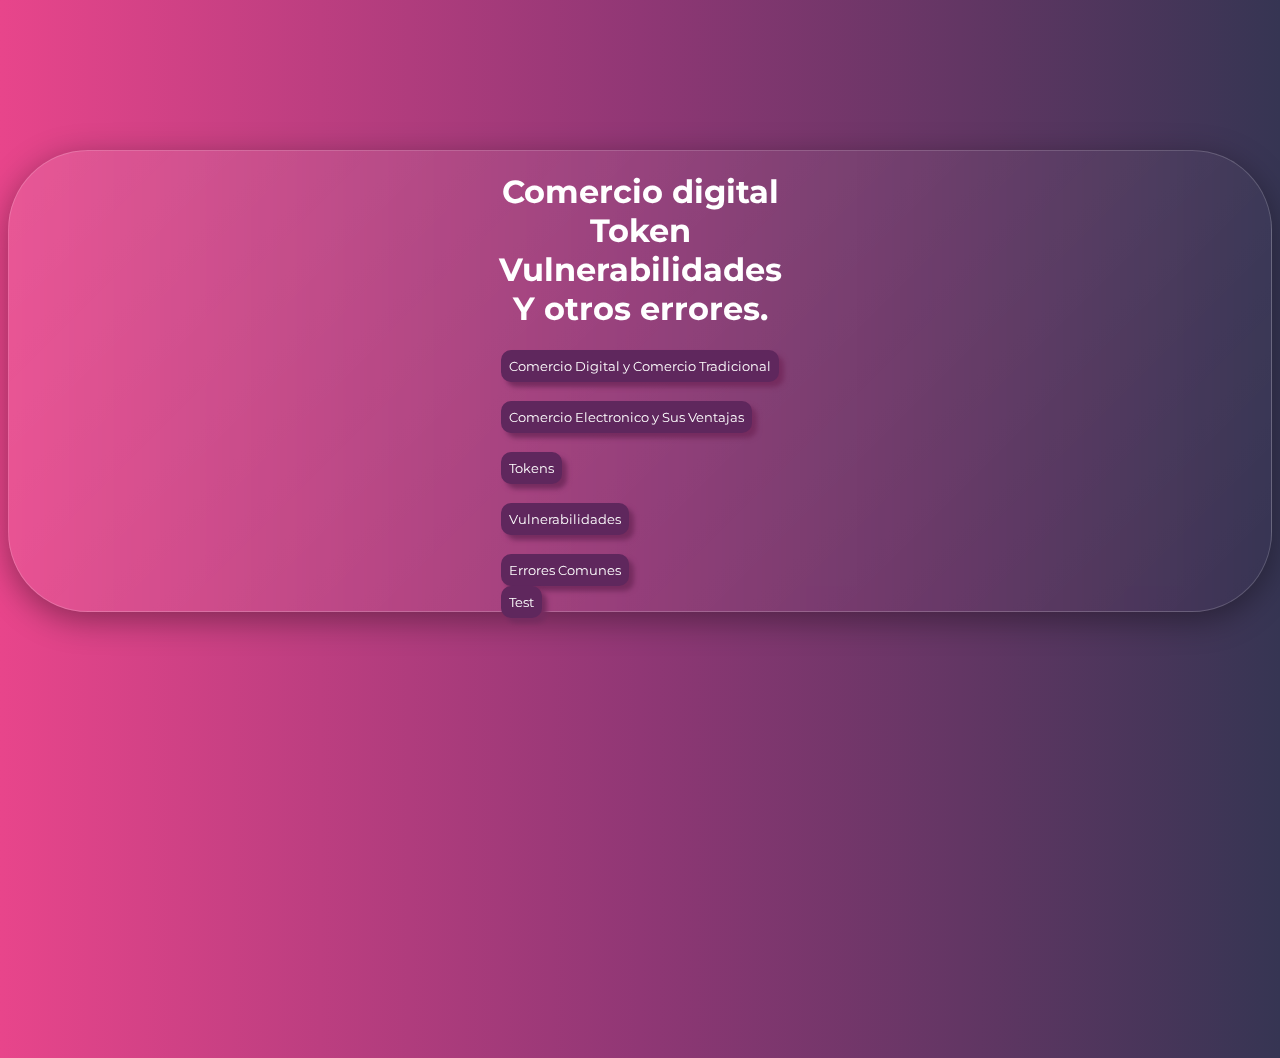
<file: index.html>
<!DOCTYPE html>
<html lang="en">
<head>
    <link rel="preconnect" href="https://fonts.googleapis.com">
<link rel="preconnect" href="https://fonts.gstatic.com" crossorigin>
<link href="https://fonts.googleapis.com/css2?family=Lexend+Deca:wght@100..900&family=Montserrat:ital,wght@0,100..900;1,100..900&display=swap" rel="stylesheet">
    <meta charset="UTF-8">
    <meta name="viewport" content="width=device-width, initial-scale=1.0">
    <link rel="stylesheet" href="styles.css">
    <title>Comercio digital, Token, Vulnerabilidades y otros errores</title>
</head>
<body>
<div class="container glass">
    <h1>Comercio digital<br> Token<br> Vulnerabilidades<br> Y otros errores.</h1>

    <div class="botones">
        <a href="index1.html"><button>Comercio Digital y Comercio Tradicional</button></a><br></br>
        <a href="index2.html"><button>Comercio Electronico y Sus Ventajas</button></a><br></br>
        <a href="index3.html"><button>Tokens</button></a><br></br>
        <a href="index4.html"><button>Vulnerabilidades</button></a><br></br>
        <a href="index5.html"><button>Errores Comunes</button></a><br>
        <a href="index6.html"><button>Test</button></a>
    </div>
    </div>
</body>
</html>
</file>
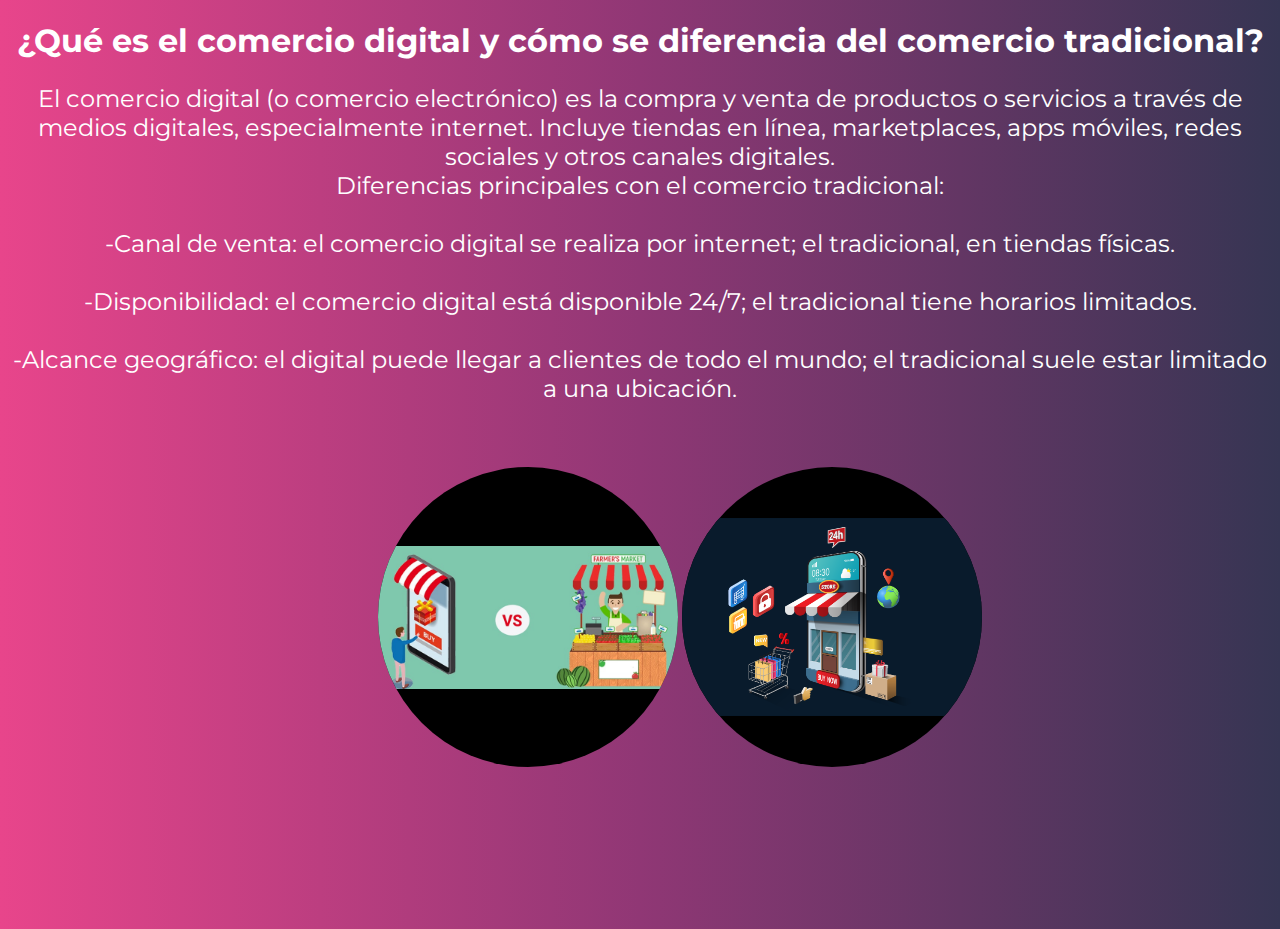
<file: index1.html>
<!DOCTYPE html>
<html lang="en">
<head>
     <link rel="stylesheet" href="styles.css">
      <link rel="preconnect" href="https://fonts.googleapis.com">
<link rel="preconnect" href="https://fonts.gstatic.com" crossorigin>
<link href="https://fonts.googleapis.com/css2?family=Lexend+Deca:wght@100..900&family=Montserrat:ital,wght@0,100..900;1,100..900&display=swap" rel="stylesheet">
    <meta charset="UTF-8">
    <meta name="viewport" content="width=device-width, initial-scale=1.0">
    <title>Comercio Digital y Comercio Tradicional</title>
</head>
<body>
    <h1>¿Qué es el comercio digital y cómo se diferencia del comercio tradicional?</h1>
    <p>El comercio digital (o comercio electrónico) es la compra y venta de productos o servicios a través de medios digitales, especialmente internet. Incluye tiendas en línea, marketplaces, apps móviles, redes sociales y otros canales digitales.
<br>
Diferencias principales con el comercio tradicional:
<br></br>
-Canal de venta: el comercio digital se realiza por internet; el tradicional, en tiendas físicas.
<br></br>
-Disponibilidad: el comercio digital está disponible 24/7; el tradicional tiene horarios limitados.
<br></br>
-Alcance geográfico: el digital puede llegar a clientes de todo el mundo; el tradicional suele estar limitado a una ubicación.</p>
<div class="contenedor">
    <div class="contenedeor-de-imagenes">
        <img class="img" src="img/descubre-las-diferencias-entre-el-comercio-tradicional-y-electronico.jpg" >
        <img class="img" src="img/img1.png">
    </div>
</div>
</body>
</html>
</file>
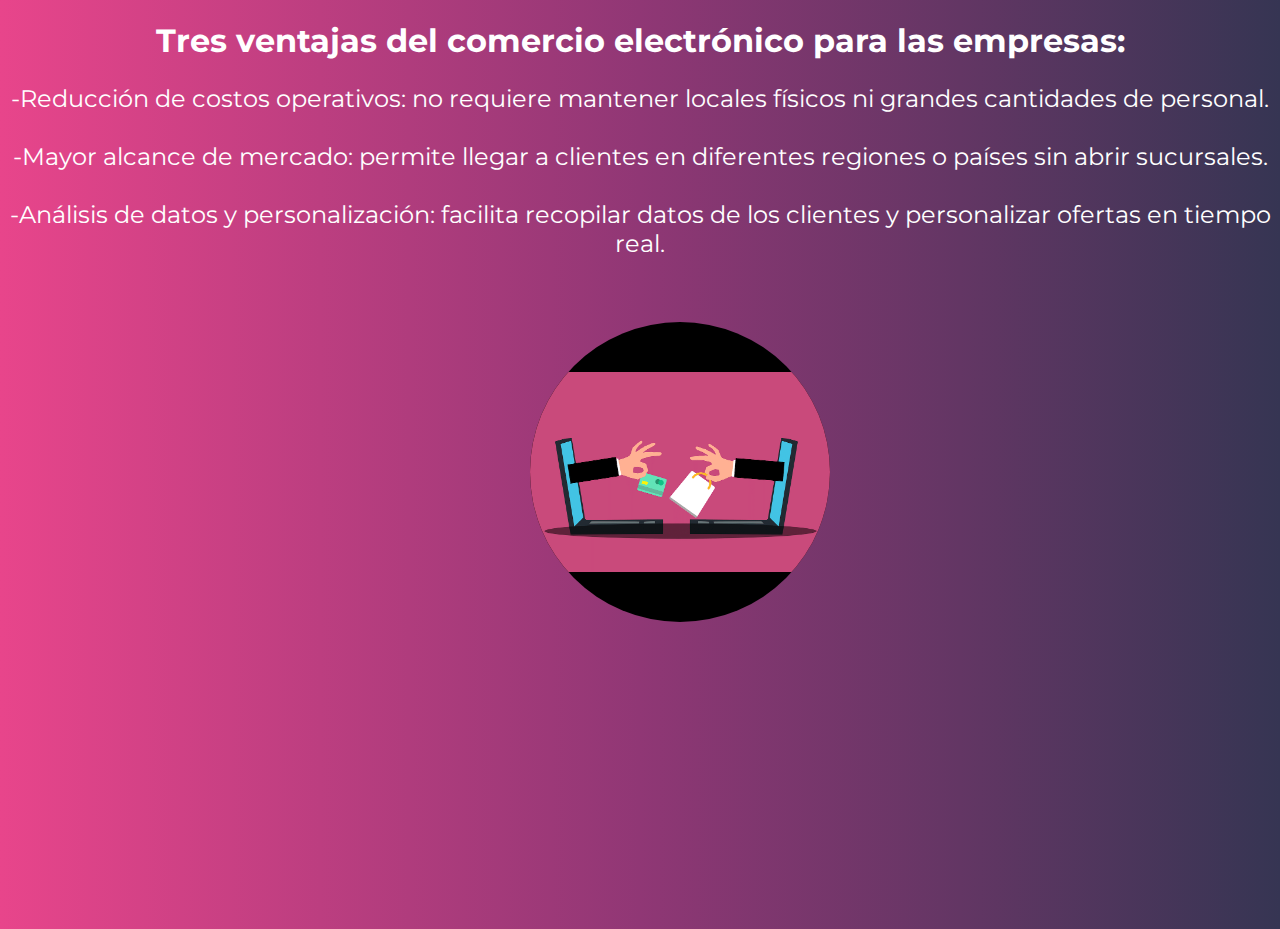
<file: index2.html>
<!DOCTYPE html>
<html lang="en">
<head>
     <link rel="stylesheet" href="styles.css">
      <link rel="preconnect" href="https://fonts.googleapis.com">
<link rel="preconnect" href="https://fonts.gstatic.com" crossorigin>
<link href="https://fonts.googleapis.com/css2?family=Lexend+Deca:wght@100..900&family=Montserrat:ital,wght@0,100..900;1,100..900&display=swap" rel="stylesheet">
    <meta charset="UTF-8">
    <meta name="viewport" content="width=device-width, initial-scale=1.0">
    <title>Comercio Electronico y sus Ventajas</title>
</head>
<body>
    <h1>Tres ventajas del comercio electrónico para las empresas:</h1>
    
    <p>-Reducción de costos operativos: no requiere mantener locales físicos ni grandes cantidades de personal.<br></br>

-Mayor alcance de mercado: permite llegar a clientes en diferentes regiones o países sin abrir sucursales.<br></br>

-Análisis de datos y personalización: facilita recopilar datos de los clientes y personalizar ofertas en tiempo real.</p>
<div class="contenedor">
<img class="img1"src="img/ventajas-del-comercio-electronico.png">
</div>
</body>
</html>
</file>
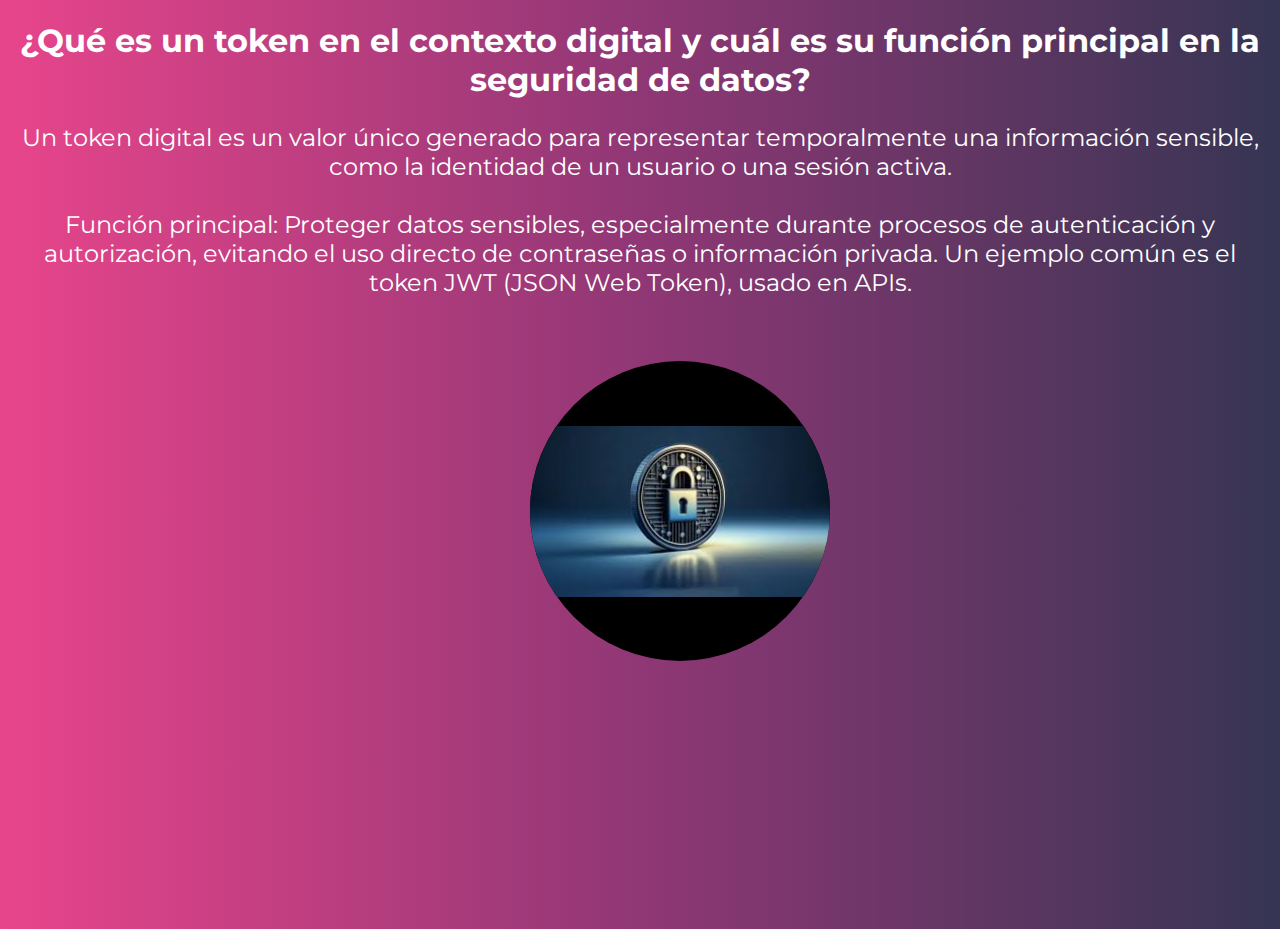
<file: index3.html>
<!DOCTYPE html>
<html lang="en">
<head>
     <link rel="stylesheet" href="styles.css">
      <link rel="preconnect" href="https://fonts.googleapis.com">
<link rel="preconnect" href="https://fonts.gstatic.com" crossorigin>
<link href="https://fonts.googleapis.com/css2?family=Lexend+Deca:wght@100..900&family=Montserrat:ital,wght@0,100..900;1,100..900&display=swap" rel="stylesheet">
    <meta charset="UTF-8">
    <meta name="viewport" content="width=device-width, initial-scale=1.0">
    <title>Tokens</title>
</head>
<body>
    <h1>¿Qué es un token en el contexto digital y cuál es su función principal en la seguridad de datos?</h1>
    <p>Un token digital es un valor único generado para representar temporalmente una información sensible, como la identidad de un usuario o una sesión activa.
<br></br>
Función principal:
Proteger datos sensibles, especialmente durante procesos de autenticación y autorización, evitando el uso directo de contraseñas o información privada. Un ejemplo común es el token JWT (JSON Web Token), usado en APIs.</p>
<div class="contenedor">
    <img class="img" src="img/images.jpg">
</div>
</body>
</html>
</file>
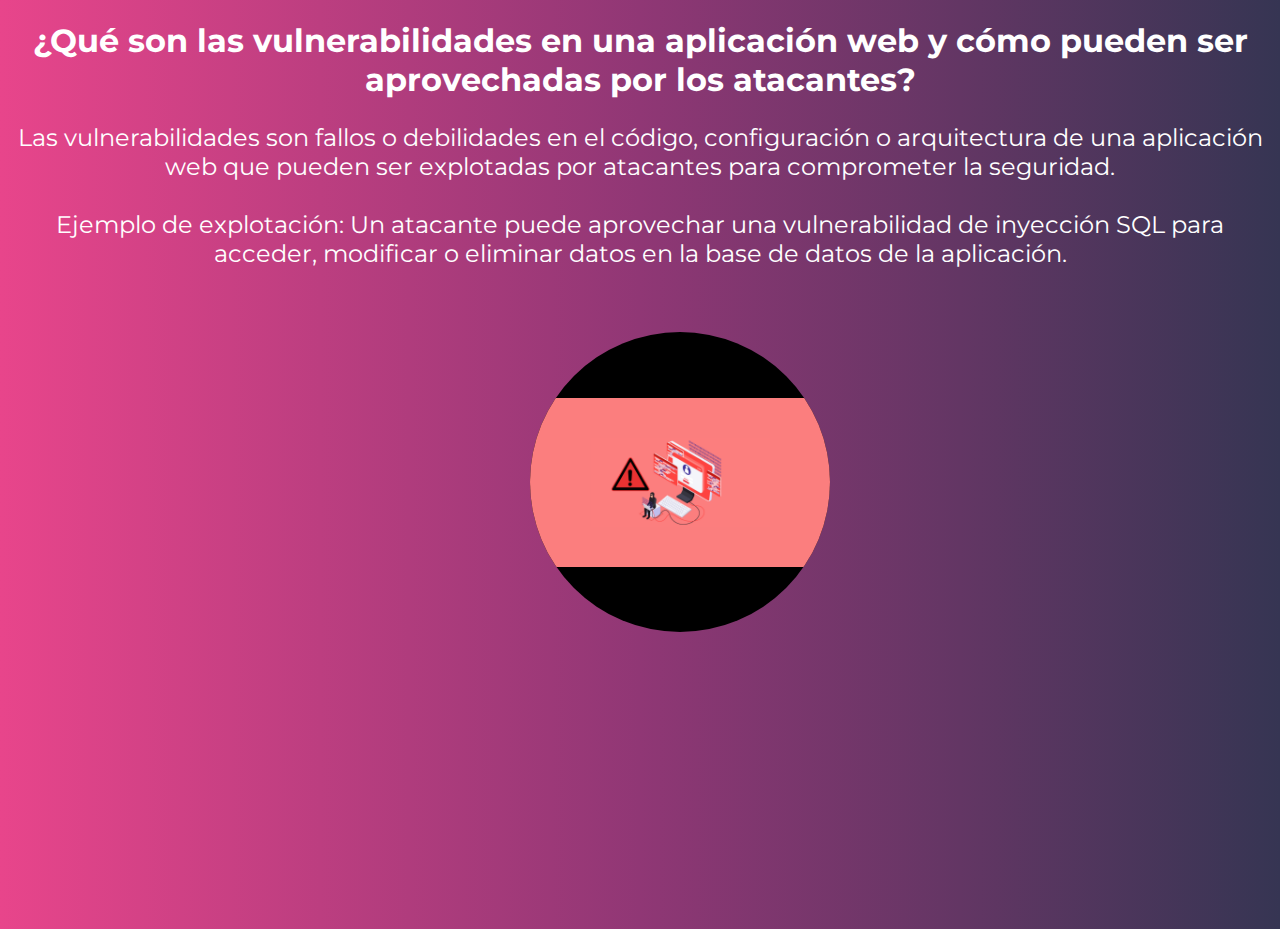
<file: index4.html>
<!DOCTYPE html>
<html lang="en">
<head>
     <link rel="stylesheet" href="styles.css">
      <link rel="preconnect" href="https://fonts.googleapis.com">
<link rel="preconnect" href="https://fonts.gstatic.com" crossorigin>
<link href="https://fonts.googleapis.com/css2?family=Lexend+Deca:wght@100..900&family=Montserrat:ital,wght@0,100..900;1,100..900&display=swap" rel="stylesheet">
    <meta charset="UTF-8">
    <meta name="viewport" content="width=device-width, initial-scale=1.0">
    <title>Vulnerabilidades</title>
</head>
<body>
    <h1>¿Qué son las vulnerabilidades en una aplicación web y cómo pueden ser aprovechadas por los atacantes?</h1>
    <p>Las vulnerabilidades son fallos o debilidades en el código, configuración o arquitectura de una aplicación web que pueden ser explotadas por atacantes para comprometer la seguridad.
<br></br>
Ejemplo de explotación:
Un atacante puede aprovechar una vulnerabilidad de inyección SQL para acceder, modificar o eliminar datos en la base de datos de la aplicación.</p>
<div class="contenedor">
    <img class="img" src="img/1723447987629.png">
</div>
</body>
</html>
</file>
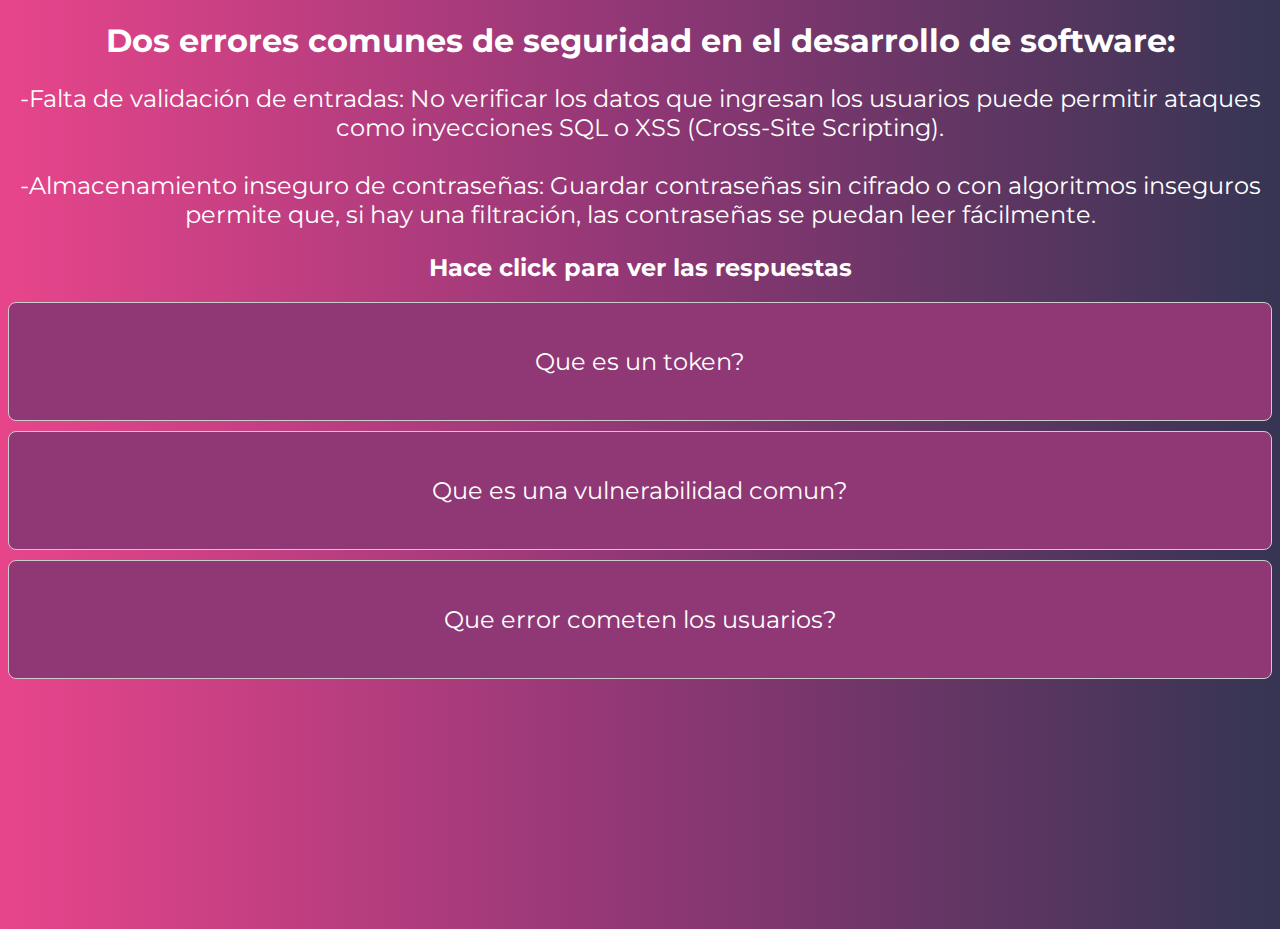
<file: index5.html>
<!DOCTYPE html>
<html lang="en">
<head>
     <link rel="stylesheet" href="styles.css">
      <link rel="preconnect" href="https://fonts.googleapis.com">
<link rel="preconnect" href="https://fonts.gstatic.com" crossorigin>
<link href="https://fonts.googleapis.com/css2?family=Lexend+Deca:wght@100..900&family=Montserrat:ital,wght@0,100..900;1,100..900&display=swap" rel="stylesheet">
    <meta charset="UTF-8">
    <meta name="viewport" content="width=device-width, initial-scale=1.0">
    <title>Errores Comunes</title>
</head>
<body>
    <h1>Dos errores comunes de seguridad en el desarrollo de software:</h1>
    <p>-Falta de validación de entradas:
No verificar los datos que ingresan los usuarios puede permitir ataques como inyecciones SQL o XSS (Cross-Site Scripting).
<br></br>
-Almacenamiento inseguro de contraseñas:
Guardar contraseñas sin cifrado o con algoritmos inseguros permite que, si hay una filtración, las contraseñas se puedan leer fácilmente.</p>

<h2>Hace click para ver las respuestas</h2>
<div class="tarjeta" onclick="mostrarRespuesta(this)">
    <p>Que es un token?</p>
    <p class="respuesta">Es una unidad digital que representa seguridad o acceso en sistemas de comercio digital.</p>
</div>
<div class="tarjeta" onclick="mostrarRespuesta(this)">
    <p>Que es una vulnerabilidad comun?</p>
    <p class="respuesta">La inyección SQL, que permite manipular bases de datos si no están bien protegidas.</p>
</div>
<div class="tarjeta" onclick="mostrarRespuesta(this)">
    <p>Que error cometen los usuarios?</p>
    <p class="respuesta">Usar contraseñas débiles o repetidas en distintas plataformas.</p>
</div>


<script>
    function mostrarRespuesta(elemento){
        const respuesta=elemento.querySelector('.respuesta')
        respuesta.classList.toggle('mostrar')
    }
</script>
</body>
</html>
</file>
<file: styles.css>
body{

  background:linear-gradient(-90deg, #363553, #903775, #E8458B);
  background-repeat: no-repeat;
  height: 100vh;
 
 font-family: "Montserrat", sans-serif;
  font-optical-sizing: auto;
  font-style: normal;
 
}
  


.glass{
    background: linear-gradient(135deg, rgba(255, 255, 255, 0.1), rgba(255, 255, 255, 0));
   backdrop-filter: blur(10px);
    border-radius: 80px;
    border:1px solid rgba(255, 255, 255, 0.18);
    box-shadow: 0 8px 32px 0 rgba(0, 0, 0, 0.37);
   place-items: center;
height: 460px;
margin-top: 150px;
margin-bottom: 150px;

}
h1,h2{
    color: white;
    text-align: center;
    
}
button{
  
    background-color: rgb(95, 39, 93) ;
    color: white;
    font-family: "Montserrat", sans-serif;
  font-optical-sizing: auto;
  font-style: normal;
  border-radius: 10px;
    border: none;
    justify-content: center;
    padding: 8px ;
     box-shadow: 5px 5px 5px  #752c5f;
     transition: 0.3s;
}
button:hover{
    transform: scale(1.3);
    transition: 0.5s;
 
}
p{
    text-align: center;
    font-family: "Montserrat", sans-serif;
  font-optical-sizing: auto;
  font-style: normal;
  font-size: x-large;
  color: white;
}
.contenedor {
   display: flex;
  justify-content: center;
  align-items: center;
  padding: 40px;
  width: 100%;
}
.contenedor-de-imagenes {
   display: flex;
  gap: 40px;
  flex-wrap: wrap;
  justify-content: center;
}
.img, .img1{
   width: 300px;
  height: 300px;
  border-radius: 50%; 
  object-fit: contain;
  background-color: black;
  transition: transform 0.3s ease, box-shadow 0.3s ease;
  cursor: pointer;
}
.img:hover,.img1:hover{
    transform: scale(1.1);
  box-shadow: 0 10px 20px rgba(0, 0, 0, 0.2);
}
.tarjeta{
  background-color: #903775;
  border: 1px solid #ccc;
  padding: 20px;
  margin: 10px 0;
  cursor: pointer;
  border-radius: 8px;
  transition: background 0.3s;
}
.tarjeta:hover{
  background-color: #e0e0e0;
}
.respuesta{
  display: none;
  margin-top: 10px;
  color: #333;
}
.respuesta.mostrar{
  display: block;
}
</file>
